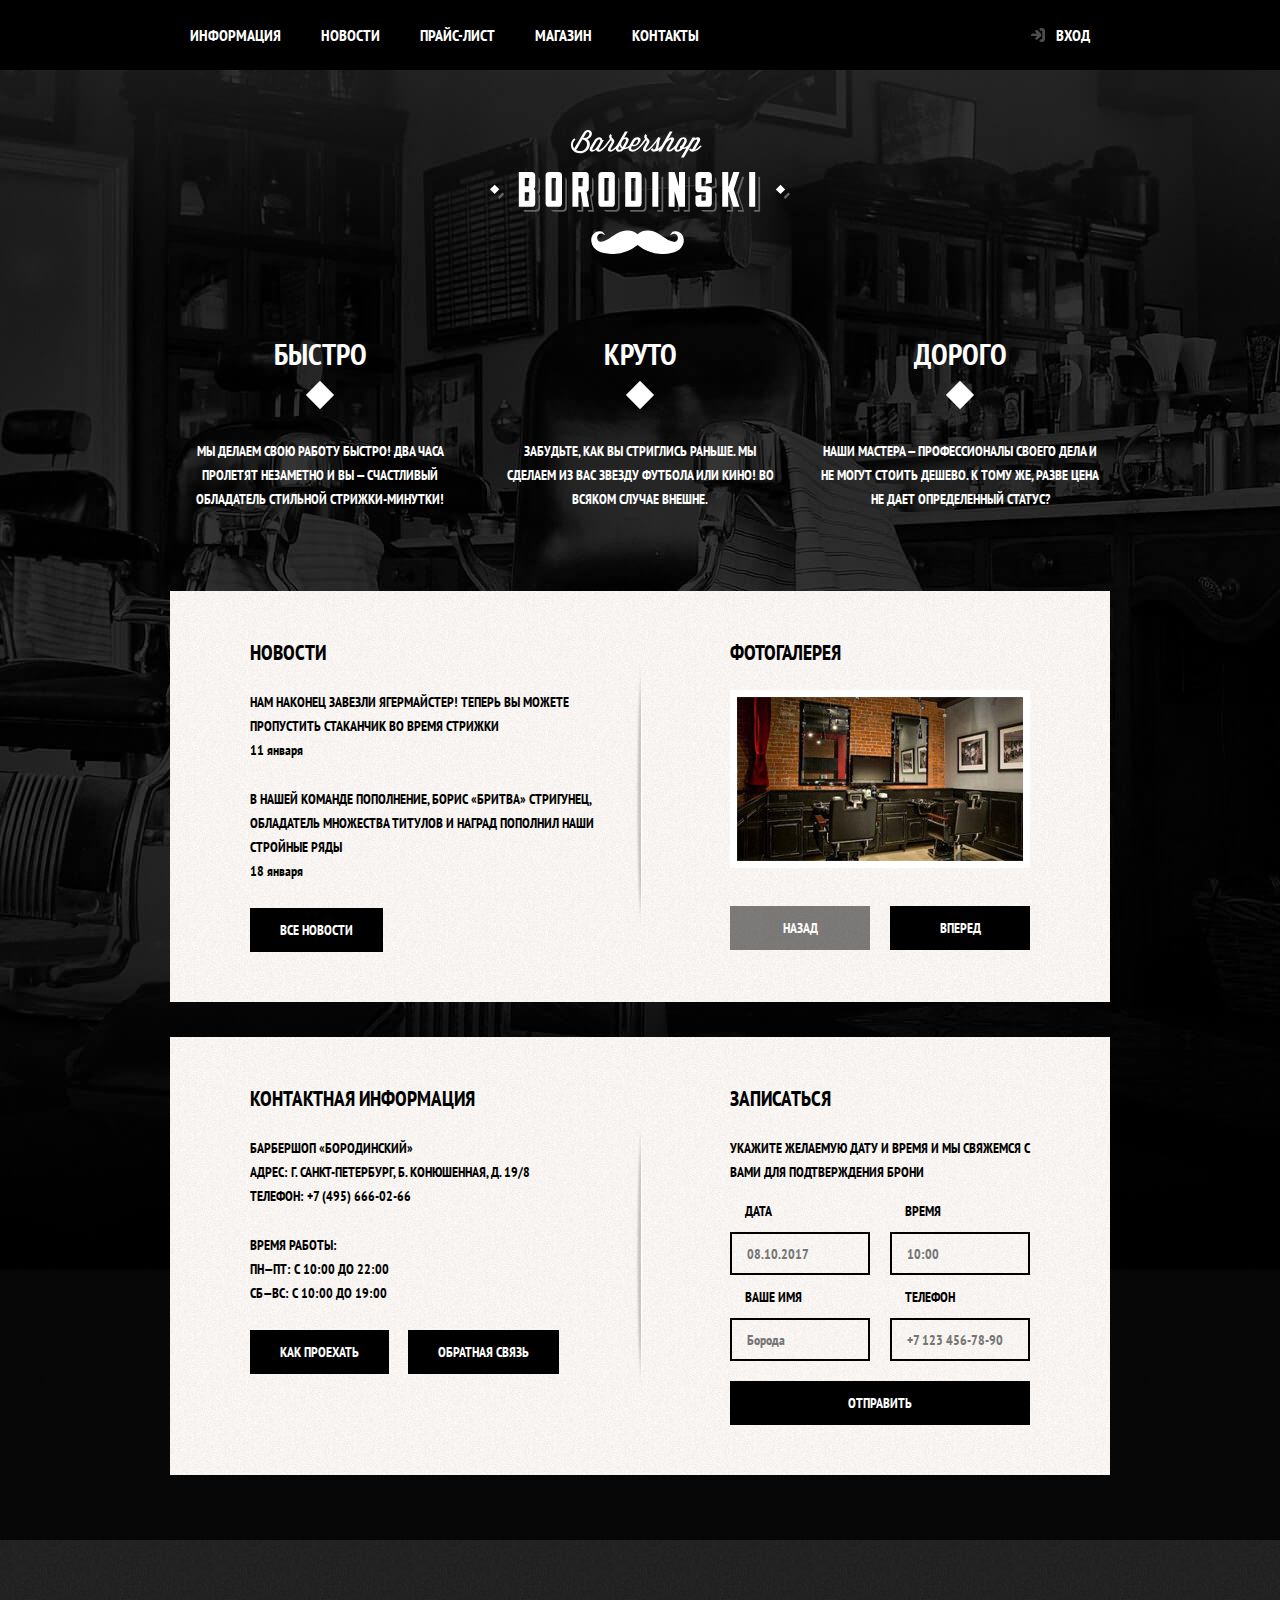
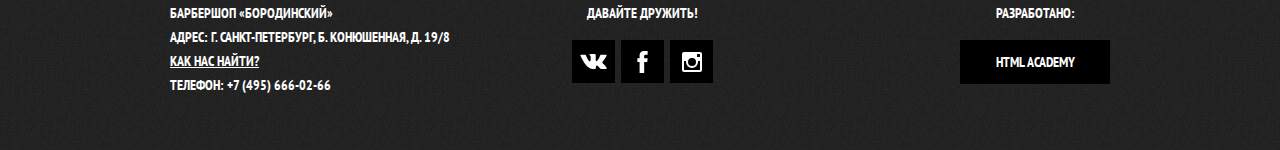
<file: index.html>
<!DOCTYPE html>
<html lang="ru">
  <head>
    <meta charset="utf-8">
    <title>Барбершоп «Бородинский»</title>
    <link href="https://fonts.googleapis.com/css?family=PT+Sans+Narrow:400,700&amp;subset=cyrillic" rel="stylesheet">
    <link href="css/normalize.min.css" rel="stylesheet">
    <link href="css/style.min.css" rel="stylesheet">
  </head>
  <body>
  	<header class="main-header">
  		<nav class="main-navigation">
  			<a class="main-header-logo">
  				<img src="img/index-logo.svg" width="368" height="153" alt="Логотип барбершопа «Бородинский»">
  			</a>
        <div class="main-navigation-wrapper">
          <div class="container">
      			<ul class="site-navigation">
      				<li><a href="info.html">Информация</a></li>
      				<li><a href="news.html">Новости</a></li>
      				<li><a href="price.html">Прайс-лист</a></li>
      				<li><a href="catalog.html">Магазин</a></li>
      				<li><a href="contacts.html">Контакты</a></li>
      			</ul>
      			<ul class="user-navigation">
      				<li><a class="login-link" href="login.html">Вход</a></li>
      			</ul>
          </div>
        </div>
  		</nav>
  	</header>

  	<main class="container">
  		<h1 class="visually-hidden">Барбершоп «Бородинский»</h1>
  		<section class="features">
  			<h2 class="visually-hidden">Преимущества</h2>
  			<ul class="features-list">
  				<li class="features-item">
  					<h3>Быстро</h3>
  					<p>Мы делаем свою работу быстро! Два часа пролетят незаметно и вы — счастливый обладатель стильной стрижки-минутки!</p>
  				</li>
  				<li class="features-item">
  					<h3>Круто</h3>
  					<p>Забудьте, как вы стриглись раньше. Мы сделаем из вас звезду футбола или кино! Во всяком случае внешне.</p>
  				</li>
  				<li class="features-item">
  					<h3>Дорого</h3>
  					<p>Наши мастера — профессионалы своего дела и не могут стоить дешево. К тому же, разве цена не дает определенный статус?</p>
  				</li>
  			</ul>
  		</section>

  		<div class="index-columns">
        <section class="news">
    			<h2>Новости</h2>
    			<ul class="news-list">
    				<li class="news-item">
    					<p>Нам наконец завезли Ягермайстер! Теперь вы можете пропустить стаканчик во время стрижки</p>
    					<time datetime="2018-01-11">11 января</time>
    				</li>
    				<li class="news-item">
    					<p class="news-text">В нашей команде пополнение, Борис «Бритва» Стригунец, обладатель множества титулов и наград пополнил наши стройные ряды</p>
    					<time datetime="2018-01-11">18 января</time>
    				</li>
    			</ul>
    			<a class="button" href="news.html">Все новости</a>
    		</section>

    		<section class="gallery">
    			<h2>Фотогалерея</h2>
          <div class="gallery-container">
      			<figure class="gallery-content">
      				<a href="#">
      					<img src="img/studio.jpg" width="286" height="164" alt="Интерьер">
      				</a>
      			</figure>
      			<button class="button gallery-button gallery-button-back" type="button" disabled>Назад</button>
      			<button class="button gallery-button gallery-button-next" type="button">Вперед</button>
          </div>
    		</section>
      </div>

  		<div class="index-columns">
        <section class="contacts">
    			<h2>Контактная информация</h2>
    			<p>
    				Барбершоп «Бородинский»<br>
    			    Адрес: г. Санкт-Петербург, Б. Конюшенная, д. 19/8<br>
    			    Телефон: +7 (495) 666-02-66
    			</p>
    			<p>
    				Время работы:<br>
    				пн—пт: с 10:00 до 22:00<br>
    				сб—вс: с 10:00 до 19:00
    			</p>
    			<a class="button contacts-button-map" href="map.html">Как проехать</a>
    			<a class="button" href="contacts.html">Обратная связь</a>
    		</section>

    		<section class="appointment">
    			<h2>Записаться</h2>
    			<p class="appointment-info">Укажите желаемую дату и время и мы свяжемся с вами для подтверждения брони</p>
    			<form class="appointment-form" action="https://echo.htmlacademy.ru" method="post">
            <p class="appointment-item">
              <label for="appointment-date">Дата</label>
              <input id="appointment-date" type="text" name="date" value="" placeholder="08.10.2017">
            </p>
            <p class="appointment-item">
              <label for="appointment-time">Время</label>
              <input id="appointment-time" type="text" name="time" value="" placeholder="10:00">
            </p>
            <p class="appointment-item">
              <label for="appointment-name">Ваше имя</label>
              <input id="appointment-name" type="text" name="name" value="" placeholder="Борода">
            </p>
            <p class="appointment-item">
              <label for="appointment-tel">Телефон</label>
              <input id="appointment-tel" type="tel" name="phone" value="" placeholder="+7 123 456-78-90">
            </p>
            <button class="button" type="submit">Отправить</button>
          </form>
    		</section>
      </div>
  	</main>

  	<footer class="main-footer">
  		<div class="container">
        <p class="footer-contacts">
    			Барбершоп «Бородинский»<br>
    			Адрес: г. Санкт-Петербург, Б. Конюшенная, д. 19/8<br>
    			<a href="map.html">Как нас найти?</a><br>
    			Телефон: +7 (495) 666-02-66
    		</p>
    		<div class="footer-social">
    			<b>Давайте дружить!</b>
    			<ul>
    				<li>
              <a class="social-button" href="#">
                <span class="visually-hidden">Вконтакте</span>
                <svg xmlns="http://www.w3.org/2000/svg" width="27" height="15" viewBox="0 0 26.14 14.91"><path d="M26 13.47l-.09-.17a13.55 13.55 0 0 0-2.6-3q-.87-.83-1.1-1.12A1 1 0 0 1 22 8a10.27 10.27 0 0 1 1.22-1.78l.88-1.16q2.35-3.13 2-4L26 .94a.8.8 0 0 0-.4-.22 2.14 2.14 0 0 0-.87 0h-3.92a.51.51 0 0 0-.27 0h-.3a.6.6 0 0 0-.15.14.93.93 0 0 0-.14.24 22.22 22.22 0 0 1-1.46 3.06q-.5.84-.93 1.46a7 7 0 0 1-.71.91 4.94 4.94 0 0 1-.52.47q-.23.18-.35.15l-.23-.05a.9.9 0 0 1-.31-.33 1.49 1.49 0 0 1-.16-.53V1.6a3.14 3.14 0 0 0 0-.62 2.12 2.12 0 0 0-.14-.44.73.73 0 0 0-.28-.33 1.57 1.57 0 0 0-.46-.18A9 9 0 0 0 12.57 0a8.93 8.93 0 0 0-3.25.33 1.83 1.83 0 0 0-.52.41q-.25.3-.07.33a1.67 1.67 0 0 1 1.16.59l.08.16a2.6 2.6 0 0 1 .19.63 6.32 6.32 0 0 1 .12 1 10.59 10.59 0 0 1 0 1.7q-.07.71-.13 1.1a2.21 2.21 0 0 1-.18.64 2.69 2.69 0 0 1-.16.3l-.07.07a1 1 0 0 1-.37.07.86.86 0 0 1-.46-.19 3.27 3.27 0 0 1-.56-.52 7 7 0 0 1-.66-.93q-.37-.6-.76-1.42l-.22-.39q-.2-.38-.56-1.11t-.62-1.43A.9.9 0 0 0 5.2.9h-.07a.93.93 0 0 0-.22-.16A1.44 1.44 0 0 0 4.6.65L.87.68A1 1 0 0 0 .1.94L0 1a.44.44 0 0 0 0 .22 1.08 1.08 0 0 0 .08.37Q.9 3.53 1.86 5.31t1.66 2.87Q4.23 9.27 5 10.24t1 1.24l.37.41.34.33a8.06 8.06 0 0 0 1 .78 16.34 16.34 0 0 0 1.4.9 7.6 7.6 0 0 0 1.79.72 6.19 6.19 0 0 0 2 .22h1.57a1.08 1.08 0 0 0 .72-.3l.05-.07a.9.9 0 0 0 .1-.25 1.38 1.38 0 0 0 0-.37 4.48 4.48 0 0 1 .09-1.05 2.77 2.77 0 0 1 .23-.71 1.74 1.74 0 0 1 .29-.4 1.19 1.19 0 0 1 .23-.2h.11a.86.86 0 0 1 .77.21 4.52 4.52 0 0 1 .83.79q.39.47.93 1.05a6.41 6.41 0 0 0 1 .87l.27.16a3.31 3.31 0 0 0 .71.3 1.53 1.53 0 0 0 .76.07l3.48-.05a1.58 1.58 0 0 0 .8-.17.68.68 0 0 0 .34-.37 1.06 1.06 0 0 0 0-.46 1.71 1.71 0 0 0-.1-.36z" fill="#fff"/></svg>
              </a>
            </li>
    				<li>
              <a class="social-button" href="#">
                <span class="visually-hidden">Фэйсбук</span>
                <svg xmlns="http://www.w3.org/2000/svg" width="19" height="22" viewBox="0 0 10.15 21.74"><path d="M3.34 1.12A4.77 4.77 0 0 1 6.53 0h3.61v3.81H7.81a1.07 1.07 0 0 0-1.09.83v2.55h3.42c-.08 1.23-.24 2.45-.41 3.67h-3v10.87H2.21V10.86H0V7.21h2.19V3.66a3.83 3.83 0 0 1 1.15-2.54z" fill="#fff"/></svg>
              </a>
            </li>
    				<li>
              <a class="social-button" href="#">
                <span class="visually-hidden">Инстаграм</span>
                <svg xmlns="http://www.w3.org/2000/svg" width="20" height="20"><path d="M18 0H2a2 2 0 0 0-2 2v16a2 2 0 0 0 2 2h16a2 2 0 0 0 2-2V2a2 2 0 0 0-2-2zm-8 6a4 4 0 1 1-4 4 4 4 0 0 1 4-4zM2.5 18a.47.47 0 0 1-.5-.5V9h2.1a3.4 3.4 0 0 0-.1 1 6 6 0 1 0 12 0 3.4 3.4 0 0 0-.1-1H18v8.5a.47.47 0 0 1-.5.5zM18 4.5a.47.47 0 0 1-.5.5h-2a.47.47 0 0 1-.5-.5v-2a.47.47 0 0 1 .5-.5h2a.47.47 0 0 1 .5.5z" fill="#fff"/></svg>
              </a>
            </li>
    			</ul>
    		</div>
        <p class="footer-copyright">
      		<b>Разработано:</b>
      		<a class="button" href="https://htmlacademy.ru">HTML Academy</a>
        </p>
      </div>
  	</footer>

  	<section class="modal modal-login">
  		<h2>Личный кабинет</h2>
  		<p class="modal-description">Введите, пожалуйста, свой логин и пароль</p>
  		<form class="login-form" action="https://echo.htmlacademy.ru" method="post">
        <p class="login-item">
          <label class="visually-hidden" for="user-login">Логин</label>
          <input class="login-icon-user" id="user-login" type="text" name="login" placeholder="Логин">
        </p>
        <p class="login-item">
          <label class="visually-hidden" for="user-password">Пароль</label>
          <input class="login-icon-password" id="user-password" type="password" name="password" placeholder="Пароль">
        </p>
        <p class="login-help">
          <label class="login-checkbox">
            <input class="visually-hidden" type="checkbox" name="remember" checked>
            <span class="checkbox-indicator"></span>
            Запомните меня
          </label>
          <a class="restore" href="#">Я забыл пароль!</a>
        </p>
        <button class="button" type="submit">Войти</button>
      </form>
  		<button class="modal-close"><span class="visually-hidden">Закрыть</span></button>
  	</section>

  	<section class="modal modal-map">
  		<h2 class="visually-hidden">Как до нас добраться</h2>
      <iframe src="https://www.google.com/maps/embed?pb=!1m18!1m12!1m3!1d1998.6037999040354!2d30.322010416394033!3d59.938716271971415!2m3!1f0!2f0!3f0!3m2!1i1024!2i768!4f13.1!3m3!1m2!1s0x4696310fca5ba729%3A0xea9c53d4493c879f!2sBolshaya+Konyushennaya+ul.%2C+19%2C+Sankt-Peterburg%2C+Russia%2C+191186!5e0!3m2!1sen!2s!4v1441888483426" width="766" height="560" allowfullscreen></iframe>
      <p>
        <img src="img/map.jpg" width="780" height="560" alt="Офис компании по адресу ул. Большая Конюшенная 19/8, Санкт-Петербург">
      </p>
  		<button class="modal-close" type="button"><span class="visually-hidden">Закрыть</span></button>
  	</section>
    <script src="js/script.min.js"></script>
  </body>
</html>
</file>
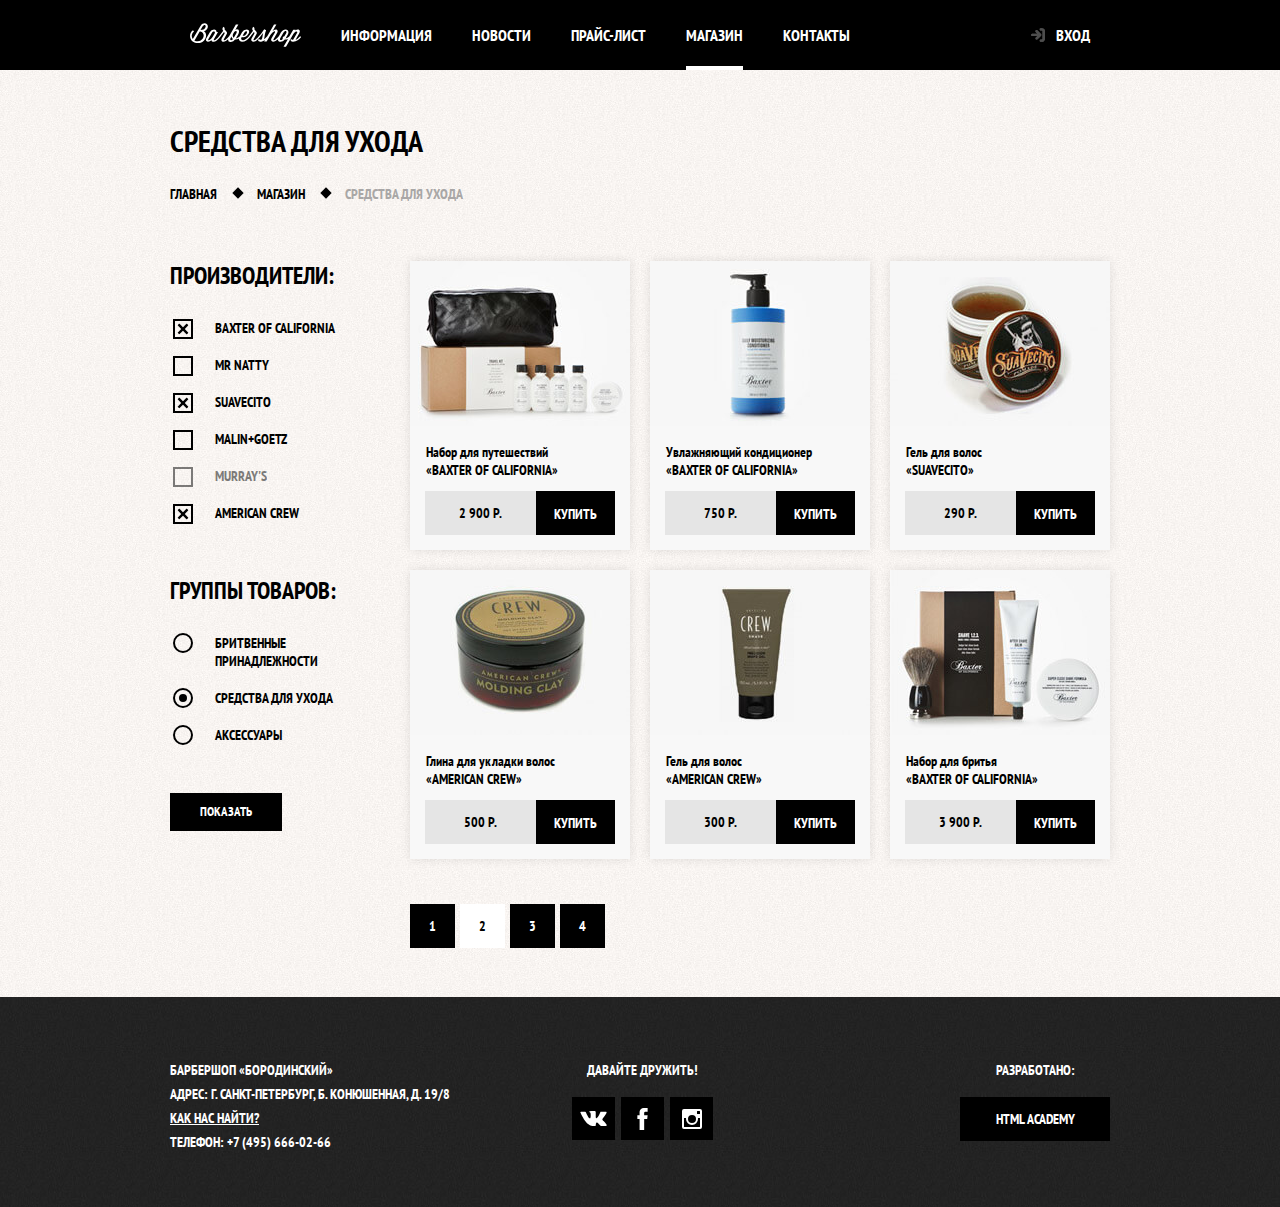
<file: catalog.html>
<!DOCTYPE html>
<html lang="ru">
	<head>
		<meta charset="utf-8">
		<title>Магазин барбершопа «Бородинский»</title>
		<link href="https://fonts.googleapis.com/css?family=PT+Sans+Narrow:400,700&amp;subset=cyrillic" rel="stylesheet">
		<link href="css/normalize.min.css" rel="stylesheet">
    	<link href="css/style.min.css" rel="stylesheet">
	</head>

	<body class="inner-page">
		<header class="main-header">
			<nav class="main-navigation container">
				<a class="main-header-logo" href="index.html">
					<img src="img/logo.svg" width="111" height="24" alt="Логотип барбершопа «Бородинский»">
				</a>
				<ul class="site-navigation">
					<li><a href="info.html">Информация</a></li>
					<li><a href="news.html">Новости</a></li>
					<li><a href="price.html">Прайс-лист</a></li>
					<li class="site-navigation-current"><a>Магазин</a></li>
					<li><a href="contacts.html">Контакты</a></li>
				</ul>
				<ul class="user-navigation">
					<li><a class="login-link" href="login.html">Вход</a></li>
				</ul>
			</nav>
		</header>

		<main class="container">
			<h1 class="page-title">Средства для ухода</h1>
			<ul class="breadcrumbs">
				<li><a href="index.html">Главная</a></li>
				<li><a href="catalog.html">Магазин</a></li>
				<li class="breadcrumbs-current">Средства для ухода</li>
			</ul>

			<div class="catalog-columns">
				<section class="filters">
					<h2 class="visually-hidden">Фильтр товаров</h2>
					<form class="filter" action="echo.htmlacademy.ru" method="get">
						<fieldset>
							<legend>Производители:</legend>
							<ul class="filter-list">
								<li class="filter-option">
									<input class="visually-hidden filter-input filter-input-checkbox" id="filter-baxter-of-california" type="checkbox" name="baxter-of-california" checked>
									<label for="filter-baxter-of-california">Baxter of California</label>
								</li>
								<li class="filter-option">
									<input class="visually-hidden filter-input filter-input-checkbox" id="filter-mr-natty" type="checkbox" name="mr-natty">
									<label for="filter-mr-natty">Mr Natty</label>
								</li>
								<li class="filter-option">
									<input class="visually-hidden filter-input filter-input-checkbox" id="filter-suavecito" type="checkbox" name="suavecito" checked>
									<label for="filter-suavecito">Suavecito</label>
								</li>
								<li class="filter-option">
									<input class="visually-hidden filter-input filter-input-checkbox" id="filter-malin-goetz" type="checkbox" name="malin-goetz">
									<label for="filter-malin-goetz">Malin+Goetz</label>
								</li>
								<li class="filter-option">
									<input class="visually-hidden filter-input filter-input-checkbox" id="filter-murrays" type="checkbox" name="murrays" disabled>
									<label for="filter-murrays">Murray's</label>
								</li>
								<li class="filter-option">
									<input class="visually-hidden filter-input filter-input-checkbox" id="filter-american-crew" type="checkbox" name="american-crew" checked>
									<label for="filter-american-crew">American Crew</label>
								</li>
							</ul>
						</fieldset>
						<fieldset>
							<legend>Группы товаров:</legend>
							<ul class="filter-list">
								<li class="filter-option">
									<input class="visually-hidden filter-input filter-input-radio" id="filter-shave" type="radio" name="product-group" value="shaving">
									<label for="filter-shave">Бритвенные принадлежности</label>
								</li>
								<li class="filter-option">
									<input class="visually-hidden filter-input filter-input-radio" id="filter-care" type="radio" name="product-group" value="hair-care" checked>
									<label for="filter-care">Средства для ухода</label>
								</li>
								<li class="filter-option">
									<input class="visually-hidden filter-input filter-input-radio" id="filter-accessories" type="radio" name="product-group" value="accessories">
									<label for="filter-accessories">Аксессуары</label>
								</li>
							</ul>
						</fieldset>
						<button class="button filter-button" type="submit">Показать</button>
					</form>
				</section>

				<section class="catalog">
					<h2 class="visually-hidden">Список средств для ухода</h2>
					<ul class="catalog-list">
						<li class="catalog-item">
							<a href="catalog-item.html">
								<h3>
									<span class="catalog-category">Набор для путешествий</span>
									<span class="catalog-item-title">«Baxter of California»</span>
								</h3>
								<p class="catalog-item-image">
									<img src="img/product-1.jpg" width="220" height="165" alt="Набор для путешествий «Baxter of California»">
								</p>
							</a>
							<p class="catalog-item-price">
								<b>2 900 р.</b>
								<a class="button" href="#">Купить</a>
							</p>
						</li>
						<li class="catalog-item">
							<a href="catalog-item.html">
								<h3>
									<span class="catalog-category">Увлажняющий кондиционер</span>
									<span class="catalog-item-title">«Baxter of California»</span>
								</h3>
								<p class="catalog-item-image">
									<img src="img/product-2.jpg" width="220" height="165" alt="Увлажняющий кондиционер «Baxter of California»">
								</p>
							</a>
							<p class="catalog-item-price">
								<b>750 р.</b>
								<a class="button" href="#">Купить</a>
							</p>
						</li>
						<li class="catalog-item">
							<a href="catalog-item.html">
								<h3>							
									<span class="catalog-category">Гель для волос</span>
									<span class="catalog-item-title">«Suavecito»</span>
								</h3>
								<p class="catalog-item-image">
									<img src="img/product-3.jpg" width="220" height="165" alt="Гель для волос «Suavecito»">
								</p>
							</a>
							<p class="catalog-item-price">
								<b>290 р.</b>
								<a class="button" href="#">Купить</a>
							</p>
						</li>
						<li class="catalog-item">
							<a href="catalog-item.html">
								<h3>
									<span class="catalog-category">Глина для укладки волос</span>
									<span class="catalog-item-title">«American crew»</span>
								</h3>
								<p class="catalog-item-image">
									<img src="img/product-4.jpg" width="220" height="165" alt="Глина для укладки волос «American crew»">
								</p>
							</a>
							<p class="catalog-item-price">
								<b>500 р.</b>
								<a class="button" href="#">Купить</a>
							</p>
						</li>
						<li class="catalog-item">
							<a href="catalog-item.html">
								<h3>
									<span class="catalog-category">Гель для волос</span>
									<span class="catalog-item-title">«American crew»</span>
								</h3>
								<p class="catalog-item-image">
									<img src="img/product-5.jpg" width="220" height="165" alt="Гель для волос «American crew»">
								</p>
							</a>
							<p class="catalog-item-price">
								<b>300 р.</b>
								<a class="button" href="#">Купить</a>
							</p>
						</li>
						<li class="catalog-item">
							<a href="catalog-item.html">
								<h3>
									<span class="catalog-category">Набор для бритья</span>
									<span class="catalog-item-title">«Baxter of California»</span>
								</h3>
								<p class="catalog-item-image">
									<img src="img/product-6.jpg" width="220" height="165" alt="Набор для бритья «Baxter of California»">
								</p>
							</a>
							<p class="catalog-item-price">
								<b>3 900 р.</b>
								<a class="button" href="#">Купить</a>
							</p>
						</li>
					</ul>
					<ul class="pagination-list">
						<li class="pagination-item"><a href="#">1</a></li>
						<li class="pagination-item pagination-item-current"><a>2</a></li>
						<li class="pagination-item"><a href="#">3</a></li>
						<li class="pagination-item"><a href="#">4</a></li>
					</ul>
				</section>
			</div>
		</main>

		<footer class="main-footer">
  		<div class="container">
        <p class="footer-contacts">
    			Барбершоп «Бородинский»<br>
    			Адрес: г. Санкт-Петербург, Б. Конюшенная, д. 19/8<br>
    			<a href="map.html">Как нас найти?</a><br>
    			Телефон: +7 (495) 666-02-66
    		</p>
    		<div class="footer-social">
    			<b>Давайте дружить!</b>
    			<ul>
    				<li>
              <a class="social-button" href="#">
                <span class="visually-hidden">Вконтакте</span>
                <svg xmlns="http://www.w3.org/2000/svg" width="27" height="15" viewBox="0 0 26.14 14.91"><path d="M26 13.47l-.09-.17a13.55 13.55 0 0 0-2.6-3q-.87-.83-1.1-1.12A1 1 0 0 1 22 8a10.27 10.27 0 0 1 1.22-1.78l.88-1.16q2.35-3.13 2-4L26 .94a.8.8 0 0 0-.4-.22 2.14 2.14 0 0 0-.87 0h-3.92a.51.51 0 0 0-.27 0h-.3a.6.6 0 0 0-.15.14.93.93 0 0 0-.14.24 22.22 22.22 0 0 1-1.46 3.06q-.5.84-.93 1.46a7 7 0 0 1-.71.91 4.94 4.94 0 0 1-.52.47q-.23.18-.35.15l-.23-.05a.9.9 0 0 1-.31-.33 1.49 1.49 0 0 1-.16-.53V1.6a3.14 3.14 0 0 0 0-.62 2.12 2.12 0 0 0-.14-.44.73.73 0 0 0-.28-.33 1.57 1.57 0 0 0-.46-.18A9 9 0 0 0 12.57 0a8.93 8.93 0 0 0-3.25.33 1.83 1.83 0 0 0-.52.41q-.25.3-.07.33a1.67 1.67 0 0 1 1.16.59l.08.16a2.6 2.6 0 0 1 .19.63 6.32 6.32 0 0 1 .12 1 10.59 10.59 0 0 1 0 1.7q-.07.71-.13 1.1a2.21 2.21 0 0 1-.18.64 2.69 2.69 0 0 1-.16.3l-.07.07a1 1 0 0 1-.37.07.86.86 0 0 1-.46-.19 3.27 3.27 0 0 1-.56-.52 7 7 0 0 1-.66-.93q-.37-.6-.76-1.42l-.22-.39q-.2-.38-.56-1.11t-.62-1.43A.9.9 0 0 0 5.2.9h-.07a.93.93 0 0 0-.22-.16A1.44 1.44 0 0 0 4.6.65L.87.68A1 1 0 0 0 .1.94L0 1a.44.44 0 0 0 0 .22 1.08 1.08 0 0 0 .08.37Q.9 3.53 1.86 5.31t1.66 2.87Q4.23 9.27 5 10.24t1 1.24l.37.41.34.33a8.06 8.06 0 0 0 1 .78 16.34 16.34 0 0 0 1.4.9 7.6 7.6 0 0 0 1.79.72 6.19 6.19 0 0 0 2 .22h1.57a1.08 1.08 0 0 0 .72-.3l.05-.07a.9.9 0 0 0 .1-.25 1.38 1.38 0 0 0 0-.37 4.48 4.48 0 0 1 .09-1.05 2.77 2.77 0 0 1 .23-.71 1.74 1.74 0 0 1 .29-.4 1.19 1.19 0 0 1 .23-.2h.11a.86.86 0 0 1 .77.21 4.52 4.52 0 0 1 .83.79q.39.47.93 1.05a6.41 6.41 0 0 0 1 .87l.27.16a3.31 3.31 0 0 0 .71.3 1.53 1.53 0 0 0 .76.07l3.48-.05a1.58 1.58 0 0 0 .8-.17.68.68 0 0 0 .34-.37 1.06 1.06 0 0 0 0-.46 1.71 1.71 0 0 0-.1-.36z" fill="#fff"/></svg>
              </a>
            </li>
    				<li>
              <a class="social-button" href="#">
                <span class="visually-hidden">Фэйсбук</span>
                <svg xmlns="http://www.w3.org/2000/svg" width="19" height="22" viewBox="0 0 10.15 21.74"><path d="M3.34 1.12A4.77 4.77 0 0 1 6.53 0h3.61v3.81H7.81a1.07 1.07 0 0 0-1.09.83v2.55h3.42c-.08 1.23-.24 2.45-.41 3.67h-3v10.87H2.21V10.86H0V7.21h2.19V3.66a3.83 3.83 0 0 1 1.15-2.54z" fill="#fff"/></svg>
              </a>
            </li>
    				<li>
              <a class="social-button" href="#">
                <span class="visually-hidden">Инстаграм</span>
                <svg xmlns="http://www.w3.org/2000/svg" width="20" height="20"><path d="M18 0H2a2 2 0 0 0-2 2v16a2 2 0 0 0 2 2h16a2 2 0 0 0 2-2V2a2 2 0 0 0-2-2zm-8 6a4 4 0 1 1-4 4 4 4 0 0 1 4-4zM2.5 18a.47.47 0 0 1-.5-.5V9h2.1a3.4 3.4 0 0 0-.1 1 6 6 0 1 0 12 0 3.4 3.4 0 0 0-.1-1H18v8.5a.47.47 0 0 1-.5.5zM18 4.5a.47.47 0 0 1-.5.5h-2a.47.47 0 0 1-.5-.5v-2a.47.47 0 0 1 .5-.5h2a.47.47 0 0 1 .5.5z" fill="#fff"/></svg>
              </a>
            </li>
    			</ul>
    		</div>
        <p class="footer-copyright">
      		<b>Разработано:</b>
      		<a class="button" href="https://htmlacademy.ru">HTML Academy</a>
        </p>
      </div>
  	</footer>

  	<section class="modal modal-login">
  		<h2>Личный кабинет</h2>
  		<p class="modal-description">Введите, пожалуйста, свой логин и пароль</p>
  		<form class="login-form" action="https://echo.htmlacademy.ru" method="post">
        <p class="login-item">
          <label class="visually-hidden" for="user-login">Логин</label>
          <input class="login-icon-user" id="user-login" type="text" name="login" placeholder="Логин">
        </p>
        <p class="login-item">
          <label class="visually-hidden" for="user-password">Пароль</label>
          <input class="login-icon-password" id="user-password" type="password" name="password" placeholder="Пароль">
        </p>
        <p class="login-help">
          <label class="login-checkbox">
            <input class="visually-hidden" type="checkbox" name="remember" checked>
            <span class="checkbox-indicator"></span>
            Запомните меня
          </label>
          <a class="restore" href="#">Я забыл пароль!</a>
        </p>
        <button class="button" type="submit">Войти</button>
      </form>
  		<button class="modal-close"><span class="visually-hidden">Закрыть</span></button>
  	</section>
  	
  	<script src="js/script.min.js"></script>
	</body>
</html>
</file>
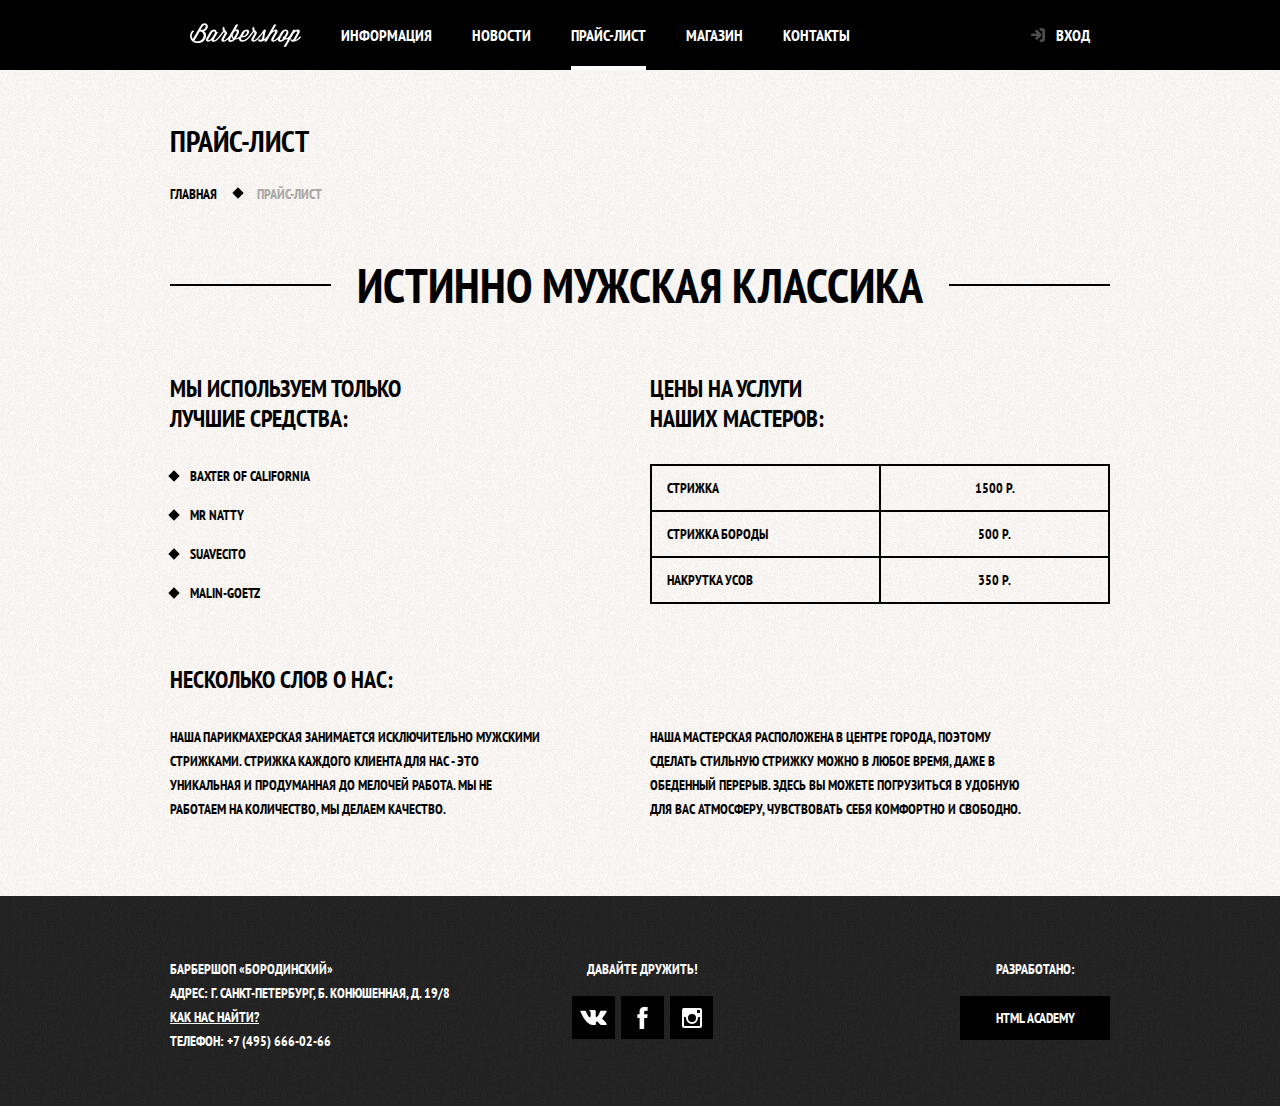
<file: price.html>
<!DOCTYPE html>
<html lang="ru">
	<head>
		<meta charset="utf-8">
		<title>Прайс-лист барбершопа «Бородинский»</title>
		<link href="https://fonts.googleapis.com/css?family=PT+Sans+Narrow:400,700&amp;subset=cyrillic" rel="stylesheet">
    	<link href="css/normalize.min.css" rel="stylesheet">
    	<link href="css/style.min.css" rel="stylesheet">
	</head>

	<body class="inner-page">
		<header class="main-header">
			<nav class="main-navigation container">
				<a class="main-header-logo" href="index.html">
					<img src="img/logo.svg" width="111" height="24" alt="Логотип барбершопа «Бородинский»">
				</a>
				<ul class="site-navigation">
					<li><a href="info.html">Информация</a></li>
					<li><a href="news.html">Новости</a></li>
					<li><a class="site-navigation-current">Прайс-лист</a></li>
					<li><a href="catalog.html">Магазин</a></li>
					<li><a href="contacts.html">Контакты</a></li>
				</ul>
				<ul class="user-navigation">
					<li><a class="login-link" href="login.html">Вход</a>
				</ul>
			</nav>
		</header>

		<main class="container">
			<div class="inner-page-container">
				<h1 class="page-title">Прайс-лист</h1>
				<ul class="breadcrumbs">
					<li><a href="index.html">Главная</a></li>
					<li class="breadcrumbs-current">Прайс-лист</li>
				</ul>
			</div>

			<section class="inner-content">
				<h2 class="big-heading">Истинно мужская классика</h2>

				<div class="inner-columns">
					<div class="inner-column-left">
					<h2>Мы используем только<br> лучшие средства:</h2>
						<ul class="custom-list-1">
							<li>Baxter of California</li>
							<li>Mr Natty</li>
							<li>Suavecito</li>
							<li>Malin-Goetz</li>
						</ul>
					</div>

					<div class="inner-column-right">
						<h2>Цены на услуги<br> наших мастеров:</h2>
						<table class="custom-table-1">
							<tr>
								<td>Стрижка</td>
								<td>1500 р.</td>
							</tr>
							<tr>
								<td>Стрижка бороды</td>
								<td>500 р.</td>
							</tr>
							<tr>
								<td>Накрутка усов</td>
								<td>350 р.</td>
							</tr>
						</table>
					</div>
				</div>

				<div class="inner-columns">
					<h2>Несколько слов о наc:</h2>
					<div class="inner-column-left">
						<p class="short-text">
							Наша парикмахерская занимается исключительно мужскими стрижками. Стрижка каждого клиента для нас - это уникальная и продуманная до мелочей работа. Мы не работаем на количество, мы делаем качество.
						</p>
					</div>
					<div class="inner-column-right">
						<p class="short-text">
							Наша мастерская расположена в центре города, поэтому сделать стильную стрижку можно в любое время, даже в обеденный перерыв. Здесь вы можете погрузиться в удобную для вас атмосферу, чувствовать себя комфортно и свободно.
						</p>
					</div>
				</div>

			</section>
		</main>

		<footer class="main-footer price-footer">
  		<div class="container">
        <p class="footer-contacts">
    			Барбершоп «Бородинский»<br>
    			Адрес: г. Санкт-Петербург, Б. Конюшенная, д. 19/8<br>
    			<a href="map.html">Как нас найти?</a><br>
    			Телефон: +7 (495) 666-02-66
    		</p>
    		<div class="footer-social">
    			<b>Давайте дружить!</b>
    			<ul>
    				<li>
              <a class="social-button" href="#">
                <span class="visually-hidden">Вконтакте</span>
                <svg xmlns="http://www.w3.org/2000/svg" width="27" height="15" viewBox="0 0 26.14 14.91"><path d="M26 13.47l-.09-.17a13.55 13.55 0 0 0-2.6-3q-.87-.83-1.1-1.12A1 1 0 0 1 22 8a10.27 10.27 0 0 1 1.22-1.78l.88-1.16q2.35-3.13 2-4L26 .94a.8.8 0 0 0-.4-.22 2.14 2.14 0 0 0-.87 0h-3.92a.51.51 0 0 0-.27 0h-.3a.6.6 0 0 0-.15.14.93.93 0 0 0-.14.24 22.22 22.22 0 0 1-1.46 3.06q-.5.84-.93 1.46a7 7 0 0 1-.71.91 4.94 4.94 0 0 1-.52.47q-.23.18-.35.15l-.23-.05a.9.9 0 0 1-.31-.33 1.49 1.49 0 0 1-.16-.53V1.6a3.14 3.14 0 0 0 0-.62 2.12 2.12 0 0 0-.14-.44.73.73 0 0 0-.28-.33 1.57 1.57 0 0 0-.46-.18A9 9 0 0 0 12.57 0a8.93 8.93 0 0 0-3.25.33 1.83 1.83 0 0 0-.52.41q-.25.3-.07.33a1.67 1.67 0 0 1 1.16.59l.08.16a2.6 2.6 0 0 1 .19.63 6.32 6.32 0 0 1 .12 1 10.59 10.59 0 0 1 0 1.7q-.07.71-.13 1.1a2.21 2.21 0 0 1-.18.64 2.69 2.69 0 0 1-.16.3l-.07.07a1 1 0 0 1-.37.07.86.86 0 0 1-.46-.19 3.27 3.27 0 0 1-.56-.52 7 7 0 0 1-.66-.93q-.37-.6-.76-1.42l-.22-.39q-.2-.38-.56-1.11t-.62-1.43A.9.9 0 0 0 5.2.9h-.07a.93.93 0 0 0-.22-.16A1.44 1.44 0 0 0 4.6.65L.87.68A1 1 0 0 0 .1.94L0 1a.44.44 0 0 0 0 .22 1.08 1.08 0 0 0 .08.37Q.9 3.53 1.86 5.31t1.66 2.87Q4.23 9.27 5 10.24t1 1.24l.37.41.34.33a8.06 8.06 0 0 0 1 .78 16.34 16.34 0 0 0 1.4.9 7.6 7.6 0 0 0 1.79.72 6.19 6.19 0 0 0 2 .22h1.57a1.08 1.08 0 0 0 .72-.3l.05-.07a.9.9 0 0 0 .1-.25 1.38 1.38 0 0 0 0-.37 4.48 4.48 0 0 1 .09-1.05 2.77 2.77 0 0 1 .23-.71 1.74 1.74 0 0 1 .29-.4 1.19 1.19 0 0 1 .23-.2h.11a.86.86 0 0 1 .77.21 4.52 4.52 0 0 1 .83.79q.39.47.93 1.05a6.41 6.41 0 0 0 1 .87l.27.16a3.31 3.31 0 0 0 .71.3 1.53 1.53 0 0 0 .76.07l3.48-.05a1.58 1.58 0 0 0 .8-.17.68.68 0 0 0 .34-.37 1.06 1.06 0 0 0 0-.46 1.71 1.71 0 0 0-.1-.36z" fill="#fff"/></svg>
              </a>
            </li>
    				<li>
              <a class="social-button" href="#">
                <span class="visually-hidden">Фэйсбук</span>
                <svg xmlns="http://www.w3.org/2000/svg" width="19" height="22" viewBox="0 0 10.15 21.74"><path d="M3.34 1.12A4.77 4.77 0 0 1 6.53 0h3.61v3.81H7.81a1.07 1.07 0 0 0-1.09.83v2.55h3.42c-.08 1.23-.24 2.45-.41 3.67h-3v10.87H2.21V10.86H0V7.21h2.19V3.66a3.83 3.83 0 0 1 1.15-2.54z" fill="#fff"/></svg>
              </a>
            </li>
    				<li>
              <a class="social-button" href="#">
                <span class="visually-hidden">Инстаграм</span>
                <svg xmlns="http://www.w3.org/2000/svg" width="20" height="20"><path d="M18 0H2a2 2 0 0 0-2 2v16a2 2 0 0 0 2 2h16a2 2 0 0 0 2-2V2a2 2 0 0 0-2-2zm-8 6a4 4 0 1 1-4 4 4 4 0 0 1 4-4zM2.5 18a.47.47 0 0 1-.5-.5V9h2.1a3.4 3.4 0 0 0-.1 1 6 6 0 1 0 12 0 3.4 3.4 0 0 0-.1-1H18v8.5a.47.47 0 0 1-.5.5zM18 4.5a.47.47 0 0 1-.5.5h-2a.47.47 0 0 1-.5-.5v-2a.47.47 0 0 1 .5-.5h2a.47.47 0 0 1 .5.5z" fill="#fff"/></svg>
              </a>
            </li>
    			</ul>
    		</div>
        <p class="footer-copyright">
      		<b>Разработано:</b>
      		<a class="button" href="https://htmlacademy.ru">HTML Academy</a>
        </p>
      </div>
  	</footer>

  	<section class="modal modal-login">
  		<h2>Личный кабинет</h2>
  		<p class="modal-description">Введите, пожалуйста, свой логин и пароль</p>
  		<form class="login-form" action="https://echo.htmlacademy.ru" method="post">
        <p class="login-item">
          <label class="visually-hidden" for="user-login">Логин</label>
          <input class="login-icon-user" id="user-login" type="text" name="login" placeholder="Логин">
        </p>
        <p class="login-item">
          <label class="visually-hidden" for="user-password">Пароль</label>
          <input class="login-icon-password" id="user-password" type="password" name="password" placeholder="Пароль">
        </p>
        <p class="login-help">
          <label class="login-checkbox">
            <input class="visually-hidden" type="checkbox" name="remember" checked>
            <span class="checkbox-indicator"></span>
            Запомните меня
          </label>
          <a class="restore" href="#">Я забыл пароль!</a>
        </p>
        <button class="button" type="submit">Войти</button>
      </form>
  		<button class="modal-close"><span class="visually-hidden">Закрыть</span></button>
  	</section>
  	
  	<script src="js/script.min.js"></script>
	</body>
</html>
</file>
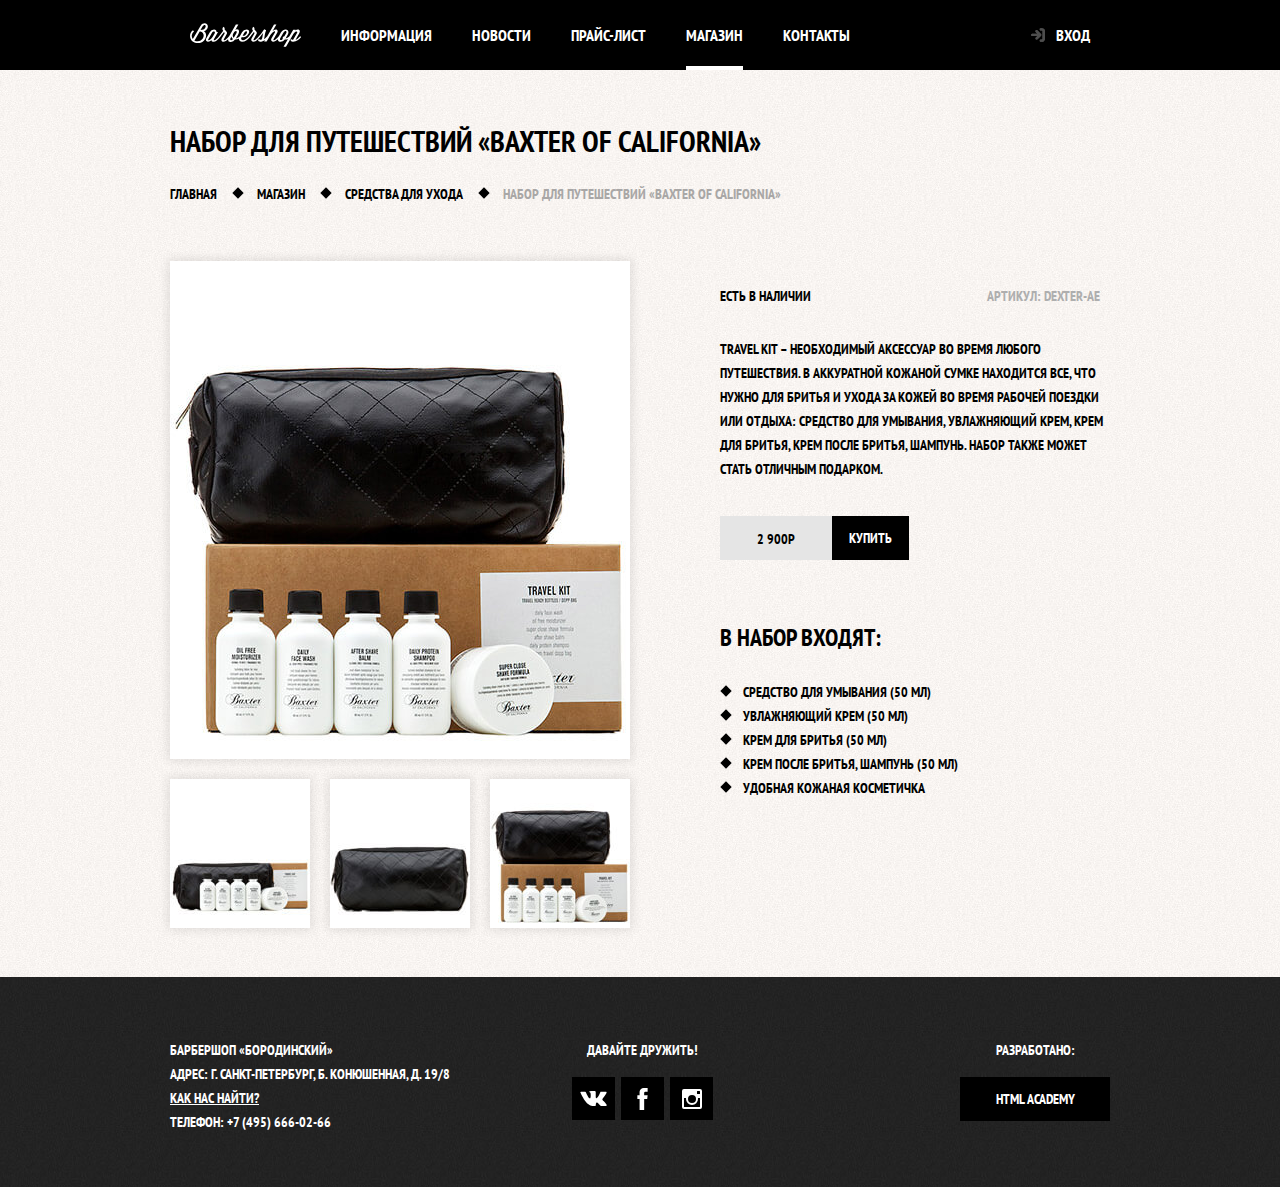
<file: product.html>
<!DOCTYPE html>
<html lang="ru">
	<head>
		<meta charset="utf-8">
		<title>Карточка товара: Набор для путешествий «Baxter of California»</title>
		<link href="https://fonts.googleapis.com/css?family=PT+Sans+Narrow:400,700&amp;subset=cyrillic" rel="stylesheet">
    	<link href="css/normalize.min.css" rel="stylesheet">
    	<link href="css/style.min.css" rel="stylesheet">
	</head>
	<body class="inner-page">
		<header class="main-header">
			<nav class="main-navigation container">
				<a class="main-header-logo" href="index.html">
					<img src="img/logo.svg" width="111" height="24" alt="Логотип барбершопа «Бородинский»">
				</a>
				<ul class="site-navigation">
					<li><a href="info.html">Информация</a></li>
					<li><a href="news.html">Новости</a></li>
					<li><a href="price.html">Прайс-лист</a></li>
					<li class="site-navigation-current"><a href="catalog.html">Магазин</a></li>
					<li><a href="contacts.html">Контакты</a></li>
				</ul>
				<ul class="user-navigation">
					<li><a class="login-link" href="login.html">Вход</a></li>
				</ul>
			</nav>
		</header>

		<main class="container">
			<h1 class="page-title">Набор для путешествий «Baxter of California»</h1>
			<ul class="breadcrumbs">
				<li><a href="index.html">Главная</a></li>
				<li><a href="catalog.html">Магазин</a></li>
				<li><a href="catalog-items.html">Средства для ухода</a></li>
				<li class="breadcrumbs-current">Набор для путешествий «Baxter of California»</li>
			</ul>
			<div class="catalog-columns">
				<section class="product-photos">
					<h2 class="visually-hidden">Изображение товара</h2>
					<p class="product-photo-full">
						<img src="img/product-big.jpg" width="460" height="498" alt="Фото всего набора">
					</p>
					<ul class="product-photo-preview">
						<li>
							<img src="img/product-small1.jpg" width="140" height="149" alt="Фото в анфас">
						</li>
						<li>
							<img src="img/product-small2.jpg" width="140" height="149" alt="Фото в профиль">
						</li>
						<li>
							<img src="img/product-small3.jpg" width="140" height="149" alt="Фото отдельной части">
						</li>
					</ul>
				</section>

				<section class="product-info">
					<h2 class="visually-hidden">Описание товара</h2>
					<div class="product-description">
						<p class="product-availability">Есть в наличии</p>
						<p class="product-article">Артикул: dexter-ae</p>
					</div>
					<p class="product-text">
						Travel Kit – необходимый аксессуар во время любого путешествия. В аккуратной кожаной сумке находится все, что нужно для бритья и ухода за кожей во время рабочей поездки или отдыха: средство для умывания, увлажняющий крем, крем для бритья, крем после бритья, шампунь. Набор также может стать отличным подарком.
					</p>
					<p class="product-price">
						<b>2 900р</b>
						<a class="button" href="#">Купить</a>
					</p>
					<h3>В набор входят:</h3>
					<ul class="product-list">
						<li>Средство для умывания (50 мл)</li>
						<li>Увлажняющий крем (50 мл)</li>
						<li>Крем для бритья (50 мл)</li>
						<li>Крем после бритья, шампунь (50 мл)</li>
						<li>Удобная кожаная косметичка</li>
					</ul>
				</section>
			</div>
		</main>

		<footer class="main-footer">
  		<div class="container">
        <p class="footer-contacts">
    			Барбершоп «Бородинский»<br>
    			Адрес: г. Санкт-Петербург, Б. Конюшенная, д. 19/8<br>
    			<a href="map.html">Как нас найти?</a><br>
    			Телефон: +7 (495) 666-02-66
    		</p>
    		<div class="footer-social">
    			<b>Давайте дружить!</b>
    			<ul>
    				<li>
              <a class="social-button" href="#">
                <span class="visually-hidden">Вконтакте</span>
                <svg xmlns="http://www.w3.org/2000/svg" width="27" height="15" viewBox="0 0 26.14 14.91"><path d="M26 13.47l-.09-.17a13.55 13.55 0 0 0-2.6-3q-.87-.83-1.1-1.12A1 1 0 0 1 22 8a10.27 10.27 0 0 1 1.22-1.78l.88-1.16q2.35-3.13 2-4L26 .94a.8.8 0 0 0-.4-.22 2.14 2.14 0 0 0-.87 0h-3.92a.51.51 0 0 0-.27 0h-.3a.6.6 0 0 0-.15.14.93.93 0 0 0-.14.24 22.22 22.22 0 0 1-1.46 3.06q-.5.84-.93 1.46a7 7 0 0 1-.71.91 4.94 4.94 0 0 1-.52.47q-.23.18-.35.15l-.23-.05a.9.9 0 0 1-.31-.33 1.49 1.49 0 0 1-.16-.53V1.6a3.14 3.14 0 0 0 0-.62 2.12 2.12 0 0 0-.14-.44.73.73 0 0 0-.28-.33 1.57 1.57 0 0 0-.46-.18A9 9 0 0 0 12.57 0a8.93 8.93 0 0 0-3.25.33 1.83 1.83 0 0 0-.52.41q-.25.3-.07.33a1.67 1.67 0 0 1 1.16.59l.08.16a2.6 2.6 0 0 1 .19.63 6.32 6.32 0 0 1 .12 1 10.59 10.59 0 0 1 0 1.7q-.07.71-.13 1.1a2.21 2.21 0 0 1-.18.64 2.69 2.69 0 0 1-.16.3l-.07.07a1 1 0 0 1-.37.07.86.86 0 0 1-.46-.19 3.27 3.27 0 0 1-.56-.52 7 7 0 0 1-.66-.93q-.37-.6-.76-1.42l-.22-.39q-.2-.38-.56-1.11t-.62-1.43A.9.9 0 0 0 5.2.9h-.07a.93.93 0 0 0-.22-.16A1.44 1.44 0 0 0 4.6.65L.87.68A1 1 0 0 0 .1.94L0 1a.44.44 0 0 0 0 .22 1.08 1.08 0 0 0 .08.37Q.9 3.53 1.86 5.31t1.66 2.87Q4.23 9.27 5 10.24t1 1.24l.37.41.34.33a8.06 8.06 0 0 0 1 .78 16.34 16.34 0 0 0 1.4.9 7.6 7.6 0 0 0 1.79.72 6.19 6.19 0 0 0 2 .22h1.57a1.08 1.08 0 0 0 .72-.3l.05-.07a.9.9 0 0 0 .1-.25 1.38 1.38 0 0 0 0-.37 4.48 4.48 0 0 1 .09-1.05 2.77 2.77 0 0 1 .23-.71 1.74 1.74 0 0 1 .29-.4 1.19 1.19 0 0 1 .23-.2h.11a.86.86 0 0 1 .77.21 4.52 4.52 0 0 1 .83.79q.39.47.93 1.05a6.41 6.41 0 0 0 1 .87l.27.16a3.31 3.31 0 0 0 .71.3 1.53 1.53 0 0 0 .76.07l3.48-.05a1.58 1.58 0 0 0 .8-.17.68.68 0 0 0 .34-.37 1.06 1.06 0 0 0 0-.46 1.71 1.71 0 0 0-.1-.36z" fill="#fff"/></svg>
              </a>
            </li>
    				<li>
              <a class="social-button" href="#">
                <span class="visually-hidden">Фэйсбук</span>
                <svg xmlns="http://www.w3.org/2000/svg" width="19" height="22" viewBox="0 0 10.15 21.74"><path d="M3.34 1.12A4.77 4.77 0 0 1 6.53 0h3.61v3.81H7.81a1.07 1.07 0 0 0-1.09.83v2.55h3.42c-.08 1.23-.24 2.45-.41 3.67h-3v10.87H2.21V10.86H0V7.21h2.19V3.66a3.83 3.83 0 0 1 1.15-2.54z" fill="#fff"/></svg>
              </a>
            </li>
    				<li>
              <a class="social-button" href="#">
                <span class="visually-hidden">Инстаграм</span>
                <svg xmlns="http://www.w3.org/2000/svg" width="20" height="20"><path d="M18 0H2a2 2 0 0 0-2 2v16a2 2 0 0 0 2 2h16a2 2 0 0 0 2-2V2a2 2 0 0 0-2-2zm-8 6a4 4 0 1 1-4 4 4 4 0 0 1 4-4zM2.5 18a.47.47 0 0 1-.5-.5V9h2.1a3.4 3.4 0 0 0-.1 1 6 6 0 1 0 12 0 3.4 3.4 0 0 0-.1-1H18v8.5a.47.47 0 0 1-.5.5zM18 4.5a.47.47 0 0 1-.5.5h-2a.47.47 0 0 1-.5-.5v-2a.47.47 0 0 1 .5-.5h2a.47.47 0 0 1 .5.5z" fill="#fff"/></svg>
              </a>
            </li>
    			</ul>
    		</div>
        <p class="footer-copyright">
      		<b>Разработано:</b>
      		<a class="button" href="https://htmlacademy.ru">HTML Academy</a>
        </p>
      </div>
  	</footer>

  	<section class="modal modal-login">
  		<h2>Личный кабинет</h2>
  		<p class="modal-description">Введите, пожалуйста, свой логин и пароль</p>
  		<form class="login-form" action="https://echo.htmlacademy.ru" method="post">
        <p class="login-item">
          <label class="visually-hidden" for="user-login">Логин</label>
          <input class="login-icon-user" id="user-login" type="text" name="login" placeholder="Логин">
        </p>
        <p class="login-item">
          <label class="visually-hidden" for="user-password">Пароль</label>
          <input class="login-icon-password" id="user-password" type="password" name="password" placeholder="Пароль">
        </p>
        <p class="login-help">
          <label class="login-checkbox">
            <input class="visually-hidden" type="checkbox" name="remember" checked>
            <span class="checkbox-indicator"></span>
            Запомните меня
          </label>
          <a class="restore" href="#">Я забыл пароль!</a>
        </p>
        <button class="button" type="submit">Войти</button>
      </form>
  		<button class="modal-close"><span class="visually-hidden">Закрыть</span></button>
  	</section>
  	
  	<script src="js/script.min.js"></script>
	</body>
</html>
</file>
<file: css/style.min.css>
body {min-width: 960px;margin: 0;padding: 0;font-family: "PT Sans Narrow", "Arial", sans-serif;font-size: 14px;line-height: 24px;font-weight: 700;color: #ffffff;text-transform: uppercase;background-image: url("../img/index-bg.jpg");background-repeat: no-repeat;background-position: top center;background-color: #000000;}a {text-decoration: none;}img {width: 100%;height: auto;}.visually-hidden:not(:focus):not(:active), input[type="checkbox"].visually-hidden, input[type="radio"].visually-hidden {position: absolute;width: 1px;height: 1px;margin: -1px;border: 0;padding: 0;white-space: nowrap;-webkit-clip-path: inset(100%);clip-path: inset(100%);clip: rect(0 0 0 0);overflow: hidden;}.inner-page {color: #000000;background-color: #f8f5f2;background-image: url("../img/bg-light.jpg");background-position: 0 0;background-repeat: repeat;}.button {display: inline-block;padding: 10px 30px;margin-right: 16px;font: inherit;color: #ffffff;text-transform: uppercase;vertical-align: middle;background-color: #000000;border: none;}.button:hover, .button:focus, .button:active {background-color: #5d3f1e;}.button.disabled, .button:disabled {cursor: default;opacity: 0.5;background-color: #000000;}.main-header {margin-bottom: 75px;}.inner-page .main-header {margin-bottom: 50px;background-color: #000000;}.main-navigation {display: -webkit-box;display: -ms-flexbox;display: flex;-webkit-box-orient: vertical;-webkit-box-direction: normal;-ms-flex-direction: column;flex-direction: column;-webkit-box-align: center;-ms-flex-align: center;align-items: center;font-size: 16px;line-height: 20px;color: #ffffff;}.inner-page .main-navigation {-webkit-box-align: start;-ms-flex-align: start;align-items: flex-start;-webkit-box-orient: horizontal;-webkit-box-direction: normal;-ms-flex-direction: row;flex-direction: row;}.main-header-logo {-webkit-box-ordinal-group: 3;-ms-flex-order: 2;order: 2;}.inner-page .main-header-logo {-webkit-box-ordinal-group: 1;-ms-flex-order: 0;order: 0;width: 111px;height: 24px;padding: 23px 20px;}.main-navigation-wrapper {width: 100%;margin-bottom: 60px;background-color: #000000;}.container {width: 940px;margin: 0 auto;padding: 0 10px;}.main-navigation-wrapper .container {display: -webkit-box;display: -ms-flexbox;display: flex;-webkit-box-pack: justify;-ms-flex-pack: justify;justify-content: space-between;}.site-navigation, .user-navigation {margin: 0;padding: 0;list-style: none;}.site-navigation {display: -webkit-box;display: -ms-flexbox;display: flex;-ms-flex-wrap: wrap;flex-wrap: wrap;width: 620px;}.user-navigation {display: -webkit-box;display: -ms-flexbox;display: flex;-ms-flex-wrap: wrap;flex-wrap: wrap;max-width: 140px;}.user-navigation .login-link {position: relative;padding-left: 50px;}.site-navigation a, .user-navigation a {display: block;padding: 25px 20px;color: #ffffff;}.site-navigation a:hover, .site-navigation a:focus, .user-navigation a:hover, .user-navigation a:focus {background-color: #282828;}.login-link::before {content: "";position: absolute;width: 16px;height: 16px;top: 27px;left: 24px;background-image: url("../img/login.svg");background-repeat: no-repeat;background-position: 0 0;opacity: 0.3;}.login-link:hover::before, .login-link:focus::before, .login-link:active::before {opacity: 1;}.inner-page .user-navigation {margin-left: auto;}.site-navigation-current {position: relative;}.site-navigation-current a:not([href]) {background-color: #000000;}.site-navigation-current::after {content: "";position: absolute;height: 4px;bottom: 0;left: 20px;right: 20px;background-color: #ffffff;}.features {margin-bottom: 80px;}.features-list {display: -webkit-box;display: -ms-flexbox;display: flex;-webkit-box-pack: justify;-ms-flex-pack: justify;justify-content: space-between;margin: 0;padding: 0;list-style: none;}.features-item {width: 300px;text-align: center;}.features-item h3 {position: relative;margin: 0;padding: 0;margin-bottom: 64px;font-size: 30px;line-height: 42px;}.features-item h3::after {content: "";position: absolute;bottom: -30px;left: 50%;margin-left: -10px;width: 20px;height: 20px;background-color: #ffffff;-webkit-transform: rotate(45deg);-ms-transform: rotate(45deg);transform: rotate(45deg);}.features-item p {margin: 0 10px;}.index-columns {display: -webkit-box;display: -ms-flexbox;display: flex;-webkit-box-pack: justify;-ms-flex-pack: justify;justify-content: space-between;padding: 50px 80px;margin-bottom: 35px;color: #000000;background-image: url("../img/news-pattern.png"), url("../img/bg-light.jpg");background-color: #f5f3f0;background-position: center, 0 0;background-repeat: no-repeat, repeat;}.container .index-columns:last-child {margin-bottom: 0;}.index-columbs h2 {font-size: 30px;line-height: 42px;}.news {width: 380px;}.news h2, .gallery h2 {margin: 0;margin-bottom: 25px;}.news-list {margin: 0;margin-bottom: 25px;padding: 0;list-style: none;}.news-item {margin-bottom: 25px;}.news-item p {margin: 0;}.news-item time {text-transform: none;}.gallery {width: 300px;}.gallery-content {margin: 0;height: 164px;background-color: #e5e5e5;border: 7px solid #ffffff;}.gallery-content img {width: 286px;height: 164px;}.gallery-container {position: relative;height: 260px;}.gallery-container .gallery-button {position: absolute;bottom: 0;width: 140px;-webkit-box-sizing: border-box;box-sizing: border-box;}.gallery-container .gallery-button-back {left: 0;}.gallery-container .gallery-button-next {margin-right: 0;right: 0;}.contacts {width: 380px;}.contacts h2 {margin: 0;margin-bottom: 25px;padding: 0;}.contacts p {margin: 0;margin-bottom: 25px;}.appointment {width: 300px;}.appointment h2 {margin: 0;padding: 0;margin-bottom: 25px;}.appointment-info {margin: 0;margin-bottom: 15px;}.appointment-form {display: -webkit-box;display: -ms-flexbox;display: flex;-ms-flex-wrap: wrap;flex-wrap: wrap;-webkit-box-pack: justify;-ms-flex-pack: justify;justify-content: space-between;}.appointment-item {margin: 0;margin-bottom: 10px;width: 140px;}.appointment-item label {display: block;margin-left: 15px;margin-bottom: 9px;}.appointment-item input {width: 140px;padding: 8px 15px 7px 15px;font: inherit;background-color: transparent;border: 2px solid #000000;-webkit-box-sizing: border-box;box-sizing: border-box;}.appointment-item input:focus {border-color: #663d15;}.appointment .button {display: block;width: 100%;margin-right: 0;margin-top: 10px;}.page-title {margin: 0;padding: 0;margin-bottom: 20px;font-size: 30px;line-height: 42px;}.breadcrumbs {display: -webkit-box;display: -ms-flexbox;display: flex;-webkit-box-pack: start;-ms-flex-pack: start;justify-content: flex-start;-ms-flex-wrap: wrap;flex-wrap: wrap;margin: 0;padding: 0;margin-bottom: 55px;list-style: none;}.breadcrumbs li {position: relative;margin-right: 40px;}.breadcrumbs li::after {content: "";position: absolute;top: 7px;right: -25px;width: 8px;height: 8px;background-color: #000000;-webkit-transform: rotate(45deg);-ms-transform: rotate(45deg);transform: rotate(45deg);}.breadcrumbs li:last-child {margin-right: 0;}.breadcrumbs-current::after {display: none;}.breadcrumbs a {color: #000000;}.breadcrumbs a:hover, .breadcrumbs a:focus {text-decoration: underline;}.breadcrumbs-current {color: #a9a7a6;}.catalog-columns {display: -webkit-box;display: -ms-flexbox;display: flex;-webkit-box-pack: justify;-ms-flex-pack: justify;justify-content: space-between;}.filters {width: 180px;}.filter fieldset {margin: 0;padding: 0;margin-bottom: 30px;border: none;}.filter fieldset:first-child {margin-bottom: 35px;}.filter legend {margin-bottom: 28px;font-size: 24px;line-height: 30px;}.filter-list {margin: 0;padding: 0;list-style: none;line-height: 18px;}.filter-option {margin-bottom: 19px;padding-left: 45px;}.filter-option label {position: relative;display: block;cursor: pointer;-webkit-user-select: none;-moz-user-select: none;-ms-user-select: none;user-select: none;}.filter-input:hover + label, .filter-input:focus + label {color: #663d15;}.filter-input:disabled + label {color: #000000;opacity: 0.5;}.filter-input-checkbox + label::before {content: "";position: absolute;top: 0px;left: -42px;width: 16px;height: 16px;border: 2px solid #000000;}.filter-input-checkbox:checked + label::after {content: "";position: absolute;top: 4px;left: -38px;width: 12px;height: 12px;background-image: url("../img/cross.svg");background-repeat: no-repeat;background-position: 0 0;}.filter-input-radio + label::before {content: "";position: absolute;top: -1px;left: -42px;width: 16px;height: 16px;border: 2px solid #000000;border-radius: 50%;}.filter-input-radio:checked + label::after {content: "";position: absolute;top: 5px;left: -36px;width: 8px;height: 8px;background-color: #000000;border-radius: 50%;}.filter-button {font-size: 13px;line-height: 18px;}.catalog {width: 700px;}.catalog-list {display: -webkit-box;display: -ms-flexbox;display: flex;-ms-flex-wrap: wrap;flex-wrap: wrap;margin: 0;padding: 0;margin-bottom: 25px;list-style: none;}.catalog-item {width: 220px;margin-bottom: 20px;margin-right: 20px;background-color: #f8f8f8;-webkit-box-shadow: 0 0 10px rgba(0, 0, 0, 0.1);box-shadow: 0 0 10px rgba(0, 0, 0, 0.1);}.catalog-item:nth-child(3n) {margin-right: 0;}.catalog-item:hover {-webkit-box-shadow: 0 0 10px rgba(0, 0, 0, 0.2);box-shadow: 0 0 10px rgba(0, 0, 0, 0.2);}.catalog-item a {display: -webkit-box;display: -ms-flexbox;display: flex;-webkit-box-orient: vertical;-webkit-box-direction: normal;-ms-flex-direction: column;flex-direction: column;color: #000000;}.catalog-item h3 {-webkit-box-ordinal-group: 2;-ms-flex-order: 1;order: 1;margin-top: 17px;margin-bottom: 12px;margin-left: 16px;margin-right: 15px;font-size: 14px;line-height: 18px;}.catalog-category {display: block;text-transform: none;}.catalog-item-image {margin: 0;padding: 0;width: 220px;height: 165px;}.catalog-item-price {display: -webkit-box;display: -ms-flexbox;display: flex;-webkit-box-pack: center;-ms-flex-pack: center;justify-content: center;margin: 15px;margin-top: 0;}.catalog-item-price b {width: 112px;padding: 13px 25px 11px;font-size: 14px;line-height: 18px;text-align: center;background-color: #e5e5e5;}.catalog-item-price .button {width: 50px;padding: 13px 18px 11px;margin-right: 0;line-height: 20px;color: #ffffff;}.pagination-list {display: -webkit-box;display: -ms-flexbox;display: flex;margin: 0;padding: 0;list-style: none;}.pagination-item {margin-right: 5px;}.pagination-item:last-child {margin-right: 0;}.pagination-item a {display: block;padding: 10px 19px;color: #ffffff;background-color: #000000;}.pagination-item a:hover, .pagination-item a:focus, .pagination-item a:active {background-color: #663d15;}.pagination-item-current a {color: #000000;background-color: #ffffff;}.pagination-item-current a:hover, .pagination-item-current a:focus, .pagination-item-current a:active {color: #000000;background-color: #ffffff;}.product-photos {width: 460px;}.product-photo-preview {display: -webkit-box;display: -ms-flexbox;display: flex;-ms-flex-wrap: wrap;flex-wrap: wrap;margin: 0;padding: 0;list-style: none;}.product-photo-preview li {width: 140px;height: 149px;margin-right: 20px;-webkit-box-shadow: 0 0 10px 2px rgba(0, 0, 0, 0.1);box-shadow: 0 0 10px 2px rgba(0, 0, 0, 0.1);}.product-photo-preview li:nth-child(3n) {margin-right: 0;}.product-photo-full {width: 460px;height: 498px;margin: 0;margin-bottom: 20px;-webkit-box-shadow: 0 0 10px 2px rgba(0, 0, 0, 0.1);box-shadow: 0 0 10px 2px rgba(0, 0, 0, 0.1);}.product-info {width: 390px;padding-top: 23px;}.product-info p {margin: 0;}.product-description {display: -webkit-box;display: -ms-flexbox;display: flex;-webkit-box-pack: justify;-ms-flex-pack: justify;justify-content: space-between;padding-right: 10px;margin-bottom: 29px;}.product-description p {width: 200px;}.product-article {text-align: right;color: #aeaeae;}.product-info .product-text {margin-bottom: 35px;}.product-info .product-price {display: -webkit-box;display: -ms-flexbox;display: flex;margin-bottom: 63px;}.product-price b {width: 112px;padding-top: 13px;padding-left: 36px;padding-right: 36px;padding-bottom: 11px;line-height: 20px;text-align: center;background-color: #e5e5e5;-webkit-box-sizing: border-box;box-sizing: border-box;}.product-price .button {padding-left: 17px;padding-right: 17px;}.product-info h3 {margin: 0;margin-bottom: 27px;font-size: 24px;line-height: 30px;}.product-info ul {margin: 0;padding: 0;list-style: none;}.product-info li {position: relative;padding-left: 23px;}.product-info li::before {content: "";position: absolute;top: 7px;left: 2px;width: 8px;height: 8px;background-color: #000000;-webkit-transform: rotate(45deg);-ms-transform: rotate(45deg);transform: rotate(45deg);}.inner-content {margin-bottom: 75px;}.inner-content h2 {margin-top: 60px;margin-bottom: 30px;font-size: 24px;line-height: 30px;}.inner-content h3 {margin-top: 60px;margin-bottom: 30px;font-size: 20px;line-height: 24px;}.inner-content p {margin: 14px 0;}.inner-content h2 + h3 {margin-top: 30px;}.inner-content table {border-collapse: collapse;}.inner-content td {padding: 10px 15px;border: 2px solid #000000;}.inner-content .big-heading {display: -webkit-box;display: -ms-flexbox;display: flex;-webkit-box-align: center;-ms-flex-align: center;align-items: center;margin-top: 55px;margin-bottom: 65px;font-size: 48px;line-height: 48px;text-align: center;}.big-heading::before, .big-heading::after {-webkit-box-flex: 1;-ms-flex-positive: 1;flex-grow: 1;-ms-flex-negative: 0;flex-shrink: 0;content: "";width: 50px;height: 2px;background-color: #000000;}.big-heading::before {margin-right: 26px;}.big-heading::after {margin-left: 26px;}.custom-list-1 {margin: 14px 0;padding: 0;list-style: none;}.custom-list-1 li {position: relative;margin-bottom: 15px;padding-left: 20px;}.custom-list-1 li::before {content: "";position: absolute;top: 8px;left: 0;width: 8px;height: 8px;background-color: #000000;-webkit-transform: rotate(45deg);-ms-transform: rotate(45deg);transform: rotate(45deg);}.custom-table-1 {width: 100%;}.custom-table-1 td {width: 50%;}.custom-table-1 td:last-child {text-align: center;}.inner-columns {display: -webkit-box;display: -ms-flexbox;display: flex;-webkit-box-pack: justify;-ms-flex-pack: justify;justify-content: space-between;-ms-flex-wrap: wrap;flex-wrap: wrap;margin: 60px 0;}.inner-columns > h2:first-child {width: 100%;margin-top: 0;}.inner-column-left, .inner-column-right {width: 460px;}.inner-column-left *:last-child, .inner-column-right *:last-child {margin-bottom: 0;}.inner-column-left *:first-child, .inner-column-right *:first-child {margin-top: 0;}.short-text {padding-right: 80px;}.main-footer {margin-top: 65px;padding-top: 61px;padding-bottom: 53px;color: #ffffff;background-image: url("../img/footer-bg.jpg");background-color: #252525;background-position: 0 0;background-repeat: repeat;}.inner-page .main-footer {margin-top: 49px;}.price-footer {margin-top: 18px;}.main-footer .container {display: -webkit-box;display: -ms-flexbox;display: flex;}.footer-contacts {width: 320px;margin: 0;margin-right: 80px;padding: 0;}.footer-contacts a {color: #ffffff;text-decoration: underline;}.footer-contacts a:hover, .footer-contacts a:focus {text-decoration: none;}.footer-social {width: 145px;margin: 0;padding: 0;text-align: center;}.footer-social ul {display: -webkit-box;display: -ms-flexbox;display: flex;-ms-flex-wrap: wrap;flex-wrap: wrap;-webkit-box-pack: justify;-ms-flex-pack: justify;justify-content: space-between;width: 141px;margin: 0 auto;padding: 0;list-style: none;}.footer-social b {display: block;margin-bottom: 15px;}.social-button {display: -webkit-box;display: -ms-flexbox;display: flex;-webkit-box-align: center;-ms-flex-align: center;align-items: center;-webkit-box-pack: center;-ms-flex-pack: center;justify-content: center;width: 43px;height: 43px;background-color: #000000;}.social-button:hover, .social-button:focus {background-color: #ffffff;}.social-button:hover path, .social-button:focus path {fill: #000000;}.footer-copyright {width: 150px;margin: 0;margin-left: auto;text-align: center;}.footer-copyright b {display: block;margin-bottom: 15px;}.footer-copyright .button {display: block;margin-right: 0;}.footer-copyright .button:hover, .footer-copyright .button:focus {color: #000000;background-color: #ffffff;}@-webkit-keyframes bounce {0% {-webkit-transform: translateY(-2000px);transform: translateY(-2000px);}70% {-webkit-transform: translateY(30px);transform: translateY(30px);}90% {-webkit-transform: translateY(-10px);transform: translateY(-10px);}100% {-webkit-transform: translateY(0);transform: translateY(0);}}@keyframes bounce {0% {-webkit-transform: translateY(-2000px);transform: translateY(-2000px);}70% {-webkit-transform: translateY(30px);transform: translateY(30px);}90% {-webkit-transform: translateY(-10px);transform: translateY(-10px);}100% {-webkit-transform: translateY(0);transform: translateY(0);}}@-webkit-keyframes shake {0%, 100% {-webkit-transform: translateX(0);transform: translateX(0);}10%, 30%, 50%, 70%, 90% {-webkit-transform: translateX(-10px);transform: translateX(-10px);}20%, 40%, 60%, 80% {-webkit-transform: translateX(10px);transform: translateX(10px);}}@keyframes shake {0%, 100% {-webkit-transform: translateX(0);transform: translateX(0);}10%, 30%, 50%, 70%, 90% {-webkit-transform: translateX(-10px);transform: translateX(-10px);}20%, 40%, 60%, 80% {-webkit-transform: translateX(10px);transform: translateX(10px);}}.modal {display: none;position: fixed;color: #000000;background-image: url("../img/bg-light.jpg");background-color: #faf8f5;background-position: 0 0;background-repeat: repeat;}.modal-show {display: block;-webkit-animation: bounce 0.6s;animation: bounce 0.6s;}.modal-error {-webkit-animation: shake 0.6s;animation: shake 0.6s;}.modal-login {top: 120px;left: 50%;width: 300px;padding: 32px 80px 58px 80px;margin-left: -230px;-webkit-box-shadow: 0 30px 50px rgba(0, 0, 0, 0.7);box-shadow: 0 30px 50px rgba(0, 0, 0, 0.7);}.modal h2 {margin: 0;margin-bottom: 20px;font-size: 30px;line-height: 42px;}.modal-description {margin: 0;margin-bottom: 10px;}.login-form p {margin: 0;margin-bottom: 10px;}.login-form input[type="text"], .login-form input[type="password"] {width: 300px;padding: 10px 15px;padding-right: 40px;font: inherit;color: #000000;text-transform: uppercase;background-color: #f8f6f3;border: 2px solid #000000;-webkit-box-sizing: border-box;box-sizing: border-box;}.login-form input:focus {border-color: #663d15;}.login-checkbox:hover, .login-checkbox:focus {color: #663d15;}.login-icon-user {background-image: url("../img/user.svg");background-repeat: no-repeat;background-position: 270px center;}.login-icon-password {background-image: url("../img/lock.svg");background-repeat: no-repeat;background-position: 270px center;}.login-form .login-help {display: -webkit-box;display: -ms-flexbox;display: flex;-ms-flex-wrap: wrap;flex-wrap: wrap;-webkit-box-pack: justify;-ms-flex-pack: justify;justify-content: space-between;margin: 15px 0;}.login-checkbox {position: relative;padding-left: 30px;cursor: pointer;}.login-checkbox:hover, .login-checkbox:focus {color: #663d15;}.restore {color: #000000;text-decoration: underline;}.login-checkbox input[type="checkbox"] + .checkbox-indicator {position: absolute;top: 0;left: 0;width: 17px;height: 17px;border: 2px solid #000000;}.login-checkbox input[type="checkbox"]:focus + .checkbox-indicator {border-color: #663d15;outline: thin dotted;outline: 5px auto -webkit-focus-ring-color;}.login-checkbox input[type="checkbox"]:checked+ .checkbox-indicator::before, .login-checkbox input[type="checkbox"]:checked+ .checkbox-indicator::after {content: "";position: absolute;top: 8px;left: 1px;width: 15px;height: 2px;background-color: #000000;}.login-checkbox input[type="checkbox"]:checked+ .checkbox-indicator::before {-webkit-transform: rotate(45deg);-ms-transform: rotate(45deg);transform: rotate(45deg);}.login-checkbox input[type="checkbox"]:checked+ .checkbox-indicator::after {-webkit-transform: rotate(-45deg);-ms-transform: rotate(-45deg);transform: rotate(-45deg);}.restore {color: #000000;text-decoration: underline;}.restore:hover, .restore:focus {text-decoration: none;}.login-form .button {width: 100%;margin-right: 0;}.modal-close {position: absolute;top: 9px;right: -33px;width: 22px;height: 22px;background-color: transparent;border: none;cursor: pointer;}.modal-close::before, .modal-close::after {content: "";position: absolute;top: 9px;left: 1px;width: 19px;height: 3px;background-color: #d0d0d0;}.modal-close::before {-webkit-transform: rotate(45deg);-ms-transform: rotate(45deg);transform: rotate(45deg);}.modal-close::after {-webkit-transform: rotate(-45deg);-ms-transform: rotate(-45deg);transform: rotate(-45deg);}.modal-map {top: 50%;left: 50%;margin-top: -280px;margin-left: -390px;width: 766px;height: 560px;border: 7px solid #ffffff;-webkit-box-shadow: 0 30px 50px rgba(0, 0, 0, 0.7);box-shadow: 0 30px 50px rgba(0, 0, 0, 0.7);}.modal-map p {position: absolute;top: 0;left: 0;z-index: 1;margin: 0;}.modal-map iframe {position: relative;z-index: 2;border: none;}
</file>
